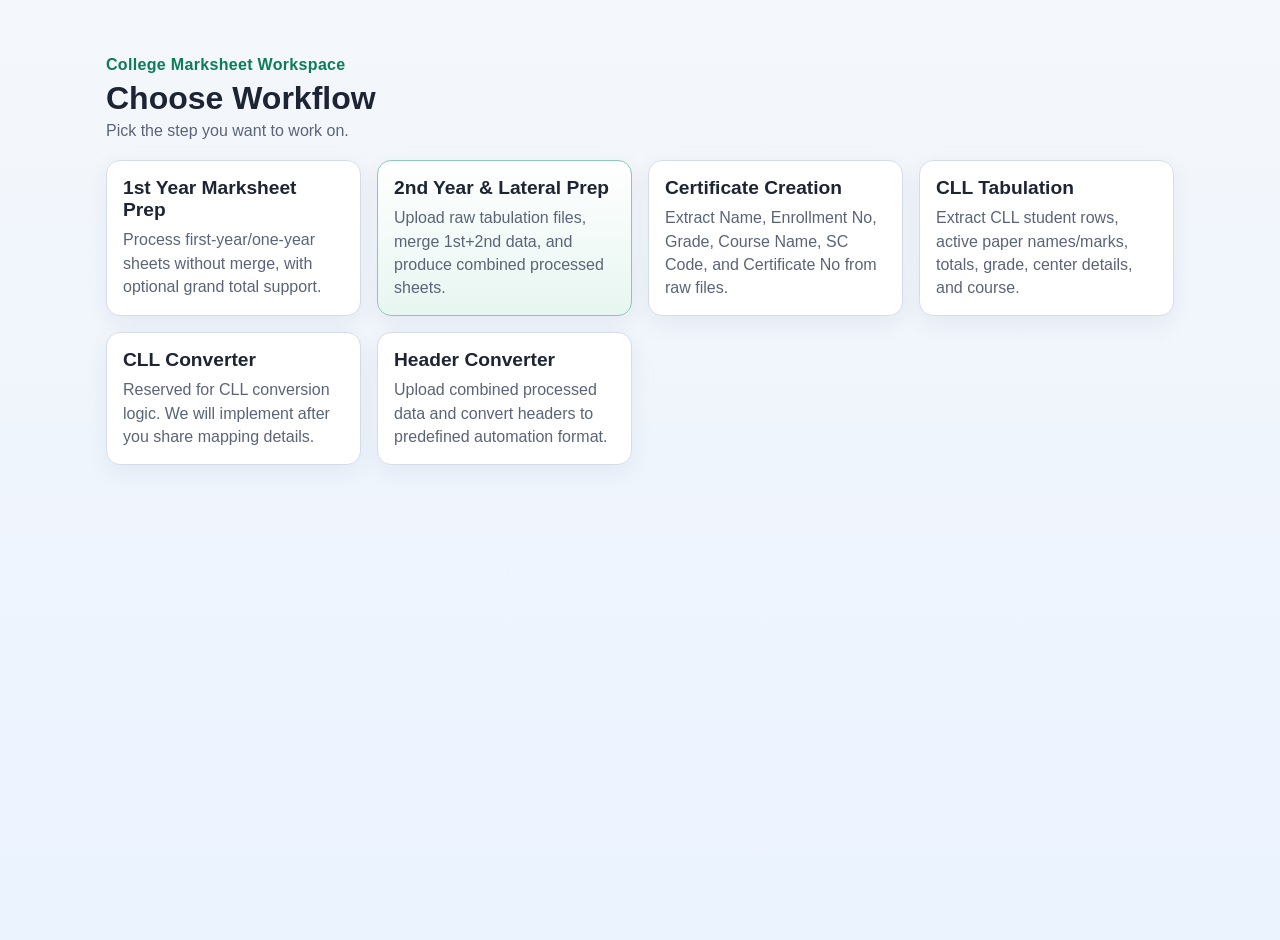
<file: index.html>
﻿<!doctype html>
<html lang="en">
<head>
  <meta charset="UTF-8">
  <meta name="viewport" content="width=device-width, initial-scale=1.0">
  <title>Marksheet Generator</title>
  <link rel="stylesheet" href="styles.css">
</head>
<body>
  <main class="home-wrap">
    <section class="hero">
      <p class="eyebrow">College Marksheet Workspace</p>
      <h1>Choose Workflow</h1>
      <p class="hero-text">Pick the step you want to work on.</p>
    </section>

    <section class="card-grid">
      <a class="type-card" href="first-year.html">
        <h2>1st Year Marksheet Prep</h2>
        <p>Process first-year/one-year sheets without merge, with optional grand total support.</p>
      </a>

      <a class="type-card active" href="second-year.html">
        <h2>2nd Year & Lateral Prep</h2>
        <p>Upload raw tabulation files, merge 1st+2nd data, and produce combined processed sheets.</p>
      </a>

      <a class="type-card" href="certificate.html">
        <h2>Certificate Creation</h2>
        <p>Extract Name, Enrollment No, Grade, Course Name, SC Code, and Certificate No from raw files.</p>
      </a>

      <a class="type-card" href="cll-tabulation.html">
        <h2>CLL Tabulation</h2>
        <p>Extract CLL student rows, active paper names/marks, totals, grade, center details, and course.</p>
      </a>

      <a class="type-card" href="cll-converter.html">
        <h2>CLL Converter</h2>
        <p>Reserved for CLL conversion logic. We will implement after you share mapping details.</p>
      </a>

      <a class="type-card" href="header-converter.html">
        <h2>Header Converter</h2>
        <p>Upload combined processed data and convert headers to predefined automation format.</p>
      </a>
    </section>
  </main>
</body>
</html>
</file>
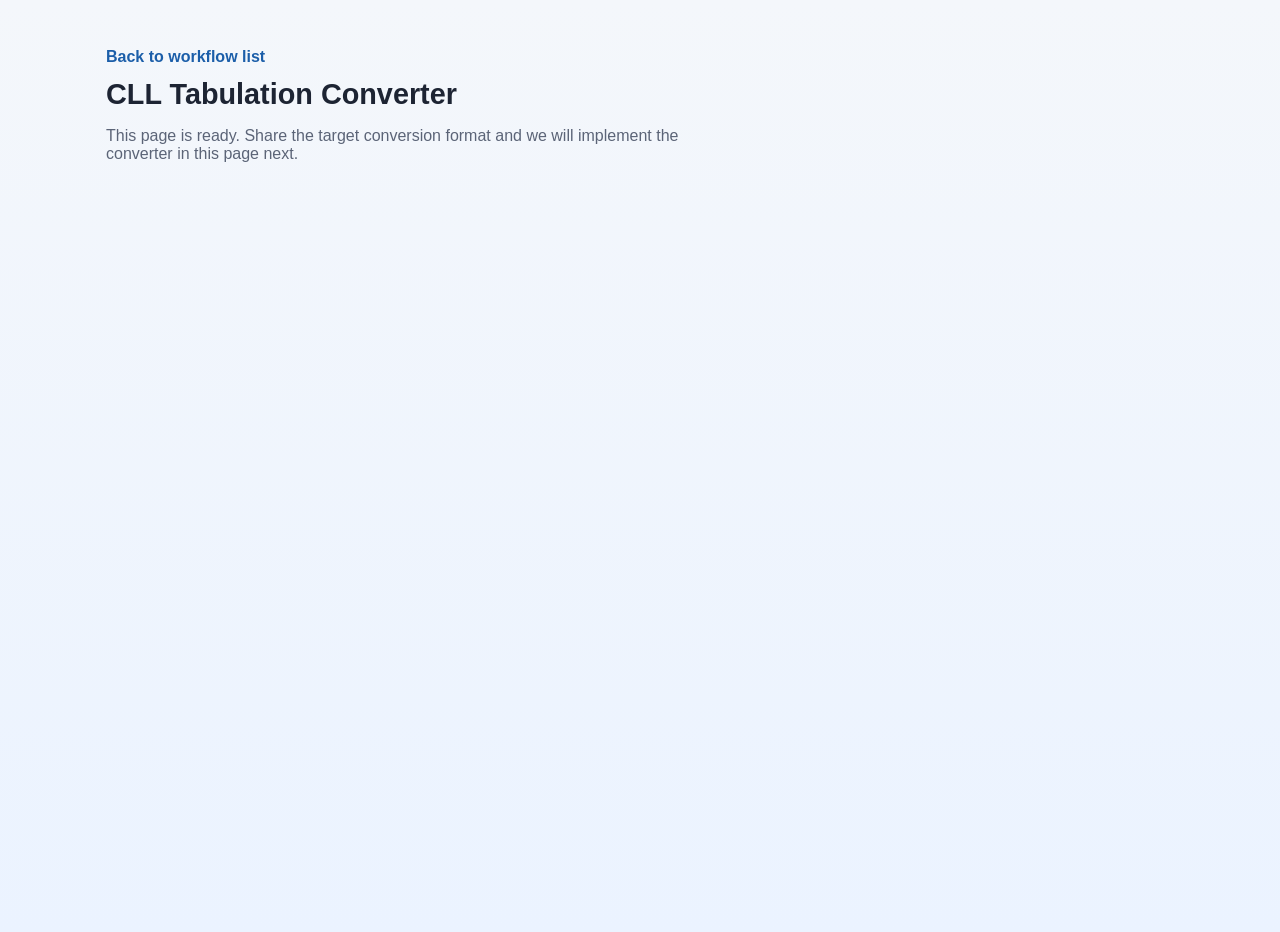
<file: cll-converter.html>
﻿<!doctype html>
<html lang="en">
<head>
  <meta charset="UTF-8">
  <meta name="viewport" content="width=device-width, initial-scale=1.0">
  <title>CLL Tabulation Converter</title>
  <link rel="stylesheet" href="styles.css">
</head>
<body>
  <main class="placeholder-wrap">
    <a class="back-link" href="index.html">Back to workflow list</a>
    <h1>CLL Tabulation Converter</h1>
    <p>This page is ready. Share the target conversion format and we will implement the converter in this page next.</p>
  </main>
</body>
</html>
</file>
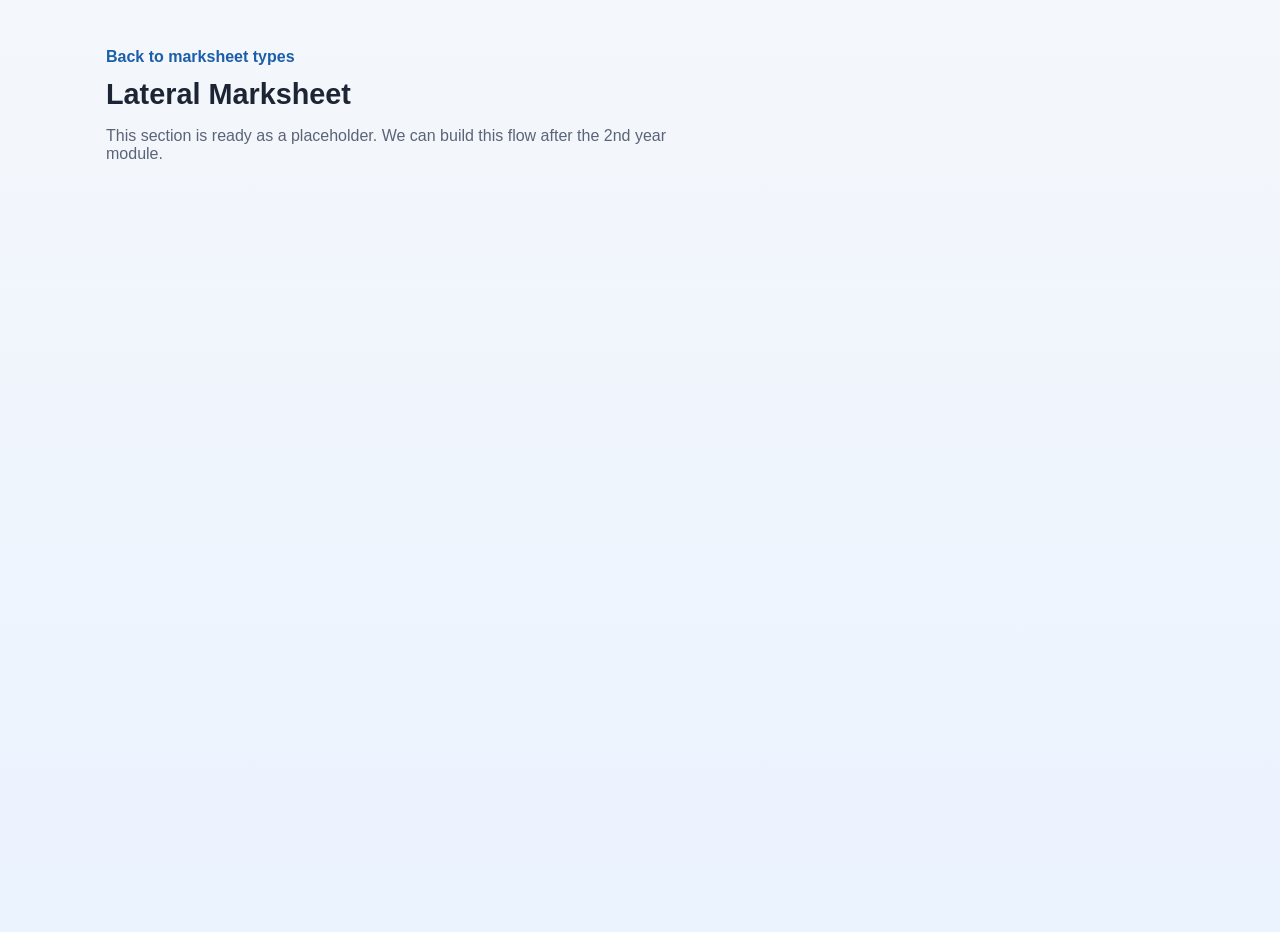
<file: lateral.html>
﻿<!doctype html>
<html lang="en">
<head>
  <meta charset="UTF-8">
  <meta name="viewport" content="width=device-width, initial-scale=1.0">
  <title>Lateral Marksheet</title>
  <link rel="stylesheet" href="styles.css">
</head>
<body>
  <main class="placeholder-wrap">
    <a class="back-link" href="index.html">Back to marksheet types</a>
    <h1>Lateral Marksheet</h1>
    <p>This section is ready as a placeholder. We can build this flow after the 2nd year module.</p>
  </main>
</body>
</html>
</file>
<file: styles.css>
﻿:root {
  --bg: #f4f7fb;
  --panel: #ffffff;
  --text: #1d2433;
  --muted: #5b6477;
  --border: #d6ddea;
  --accent: #0c7c59;
  --accent-hover: #0a6648;
  --accent-soft: #e7f6f0;
}

* {
  box-sizing: border-box;
}

body {
  margin: 0;
  font-family: "Segoe UI", Tahoma, Geneva, Verdana, sans-serif;
  background: linear-gradient(180deg, #f4f7fb 0%, #ebf3ff 100%);
  color: var(--text);
  min-height: 100vh;
}

.home-wrap {
  max-width: 1100px;
  margin: 2.5rem auto;
  padding: 1rem;
}

.hero {
  margin-bottom: 1.25rem;
}

.eyebrow {
  margin: 0;
  color: var(--accent);
  font-weight: 600;
  letter-spacing: 0.02em;
}

.hero h1 {
  margin: 0.35rem 0;
  font-size: 2rem;
}

.hero-text {
  margin: 0;
  color: var(--muted);
}

.card-grid {
  display: grid;
  grid-template-columns: repeat(auto-fit, minmax(240px, 1fr));
  gap: 1rem;
  margin-top: 1.25rem;
}

.type-card {
  display: block;
  text-decoration: none;
  color: inherit;
  background: var(--panel);
  border: 1px solid var(--border);
  border-radius: 14px;
  padding: 1rem;
  box-shadow: 0 8px 24px rgba(25, 34, 57, 0.06);
  transition: transform 0.15s ease, border-color 0.15s ease;
}

.type-card:hover {
  transform: translateY(-3px);
  border-color: #b6c6e6;
}

.type-card.active {
  border-color: #8cc8b3;
  background: linear-gradient(180deg, #ffffff 0%, var(--accent-soft) 100%);
}

.type-card h2 {
  margin: 0 0 0.45rem;
  font-size: 1.2rem;
}

.type-card p {
  margin: 0;
  color: var(--muted);
  line-height: 1.45;
}

.container,
.placeholder-wrap {
  max-width: 1100px;
  margin: 2rem auto;
  padding: 1rem;
}

.back-link {
  display: inline-block;
  text-decoration: none;
  margin-bottom: 0.75rem;
  color: #1b5ea9;
  font-weight: 600;
}

h1 {
  margin: 0;
  font-size: 1.8rem;
}

.subtitle {
  margin-top: 0.35rem;
  color: var(--muted);
}

.controls {
  display: flex;
  flex-wrap: wrap;
  gap: 0.75rem;
  align-items: center;
  margin: 1rem 0;
}

input[type="file"] {
  display: none;
}

.button,
button,
select,
.text-input {
  border: 1px solid var(--border);
  border-radius: 8px;
  padding: 0.5rem 0.75rem;
  background: var(--panel);
  color: var(--text);
  font-size: 0.95rem;
}

.button,
button {
  cursor: pointer;
}

.button {
  background: var(--accent);
  border-color: var(--accent);
  color: #fff;
}

.button:hover,
button:hover:not(:disabled) {
  background: var(--accent-hover);
  border-color: var(--accent-hover);
  color: #fff;
}

button:disabled,
select:disabled {
  opacity: 0.6;
  cursor: not-allowed;
}

.status {
  margin: 0.25rem 0 0.75rem;
  color: var(--muted);
}

.summary-panel {
  background: #f9fcff;
  border: 1px solid var(--border);
  border-radius: 10px;
  padding: 0.75rem 0.9rem;
  margin-bottom: 0.9rem;
}

.summary-panel h2 {
  margin: 0 0 0.45rem;
  font-size: 1rem;
}

.summary-panel ul {
  margin: 0;
  padding-left: 1.1rem;
  color: var(--muted);
}

.summary-panel li {
  margin-bottom: 0.25rem;
}

.table-wrap {
  background: var(--panel);
  border: 1px solid var(--border);
  border-radius: 10px;
  overflow: auto;
  max-height: 70vh;
}

table {
  width: 100%;
  border-collapse: collapse;
  min-width: 700px;
}

th,
td {
  border: 1px solid #e3e8f2;
  padding: 0.55rem;
  text-align: left;
  vertical-align: top;
}

th {
  position: sticky;
  top: 0;
  background: #f8fbff;
}

td[contenteditable="true"]:focus {
  outline: 2px solid #80bfff;
  outline-offset: -2px;
  background: #f4faff;
}

.placeholder-wrap p {
  color: var(--muted);
  max-width: 620px;
}

@media (max-width: 720px) {
  .home-wrap,
  .container,
  .placeholder-wrap {
    margin: 1rem auto;
  }

  .hero h1,
  h1 {
    font-size: 1.5rem;
  }
}
</file>
